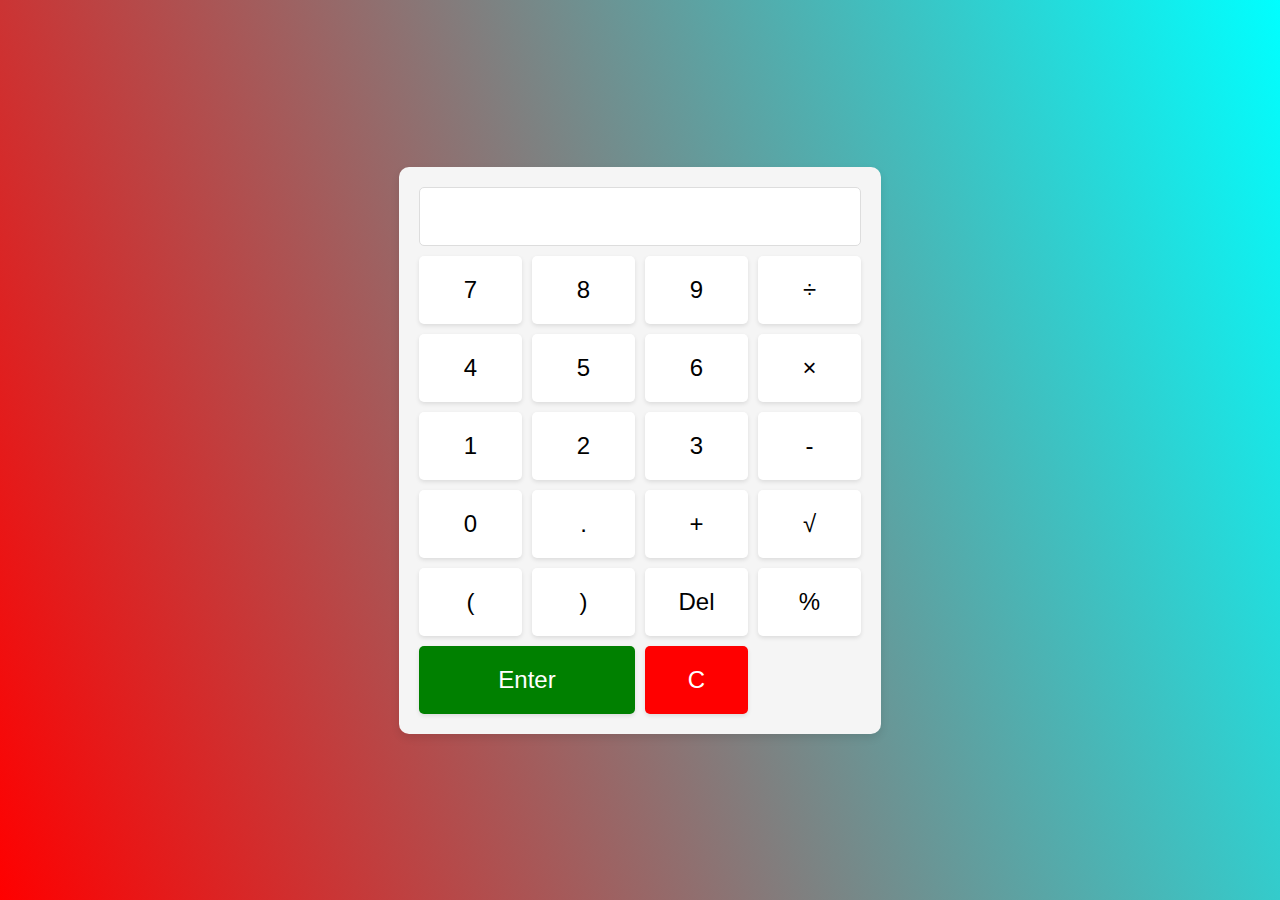
<file: Calculator/index.html>
<!DOCTYPE html>
<html lang="en">

<head>
    <meta charset="UTF-8">
    <meta name="viewport" content="width=device-width, initial-scale=1.0">
    <title>Calculator</title>
    <link rel="stylesheet" href="style.css">
</head>

<body>
    <div class="calculator">
        <input type="text" class="display" id="display" disabled />
        <div class="buttons">
            <button onclick="appendCharacter('7')">7</button>
            <button onclick="appendCharacter('8')">8</button>
            <button onclick="appendCharacter('9')">9</button>
            <button onclick="performOperation('/')">÷</button>
            <button onclick="appendCharacter('4')">4</button>
            <button onclick="appendCharacter('5')">5</button>
            <button onclick="appendCharacter('6')">6</button>
            <button onclick="performOperation('*')">×</button>
            <button onclick="appendCharacter('1')">1</button>
            <button onclick="appendCharacter('2')">2</button>
            <button onclick="appendCharacter('3')">3</button>
            <button onclick="performOperation('-')">-</button>
            <button onclick="appendCharacter('0')">0</button>
            <button onclick="appendCharacter('.')">.</button>
            <button onclick="performOperation('+')">+</button>
            <button onclick="calculateSquareRoot()">√</button>
            <button onclick="appendCharacter('(')">(</button>
            <button onclick="appendCharacter(')')">)</button>
            
            <button onclick="deleteLast()">Del</button>
            <button onclick="performOperation('%')">%</button>
            <button class="enter" onclick="calculate()">Enter</button>
            <button class="clear" onclick="clearDisplay()">C</button>
        </div>
    </div>
    <script src="script.js"></script>
</body>

</html>
</file>
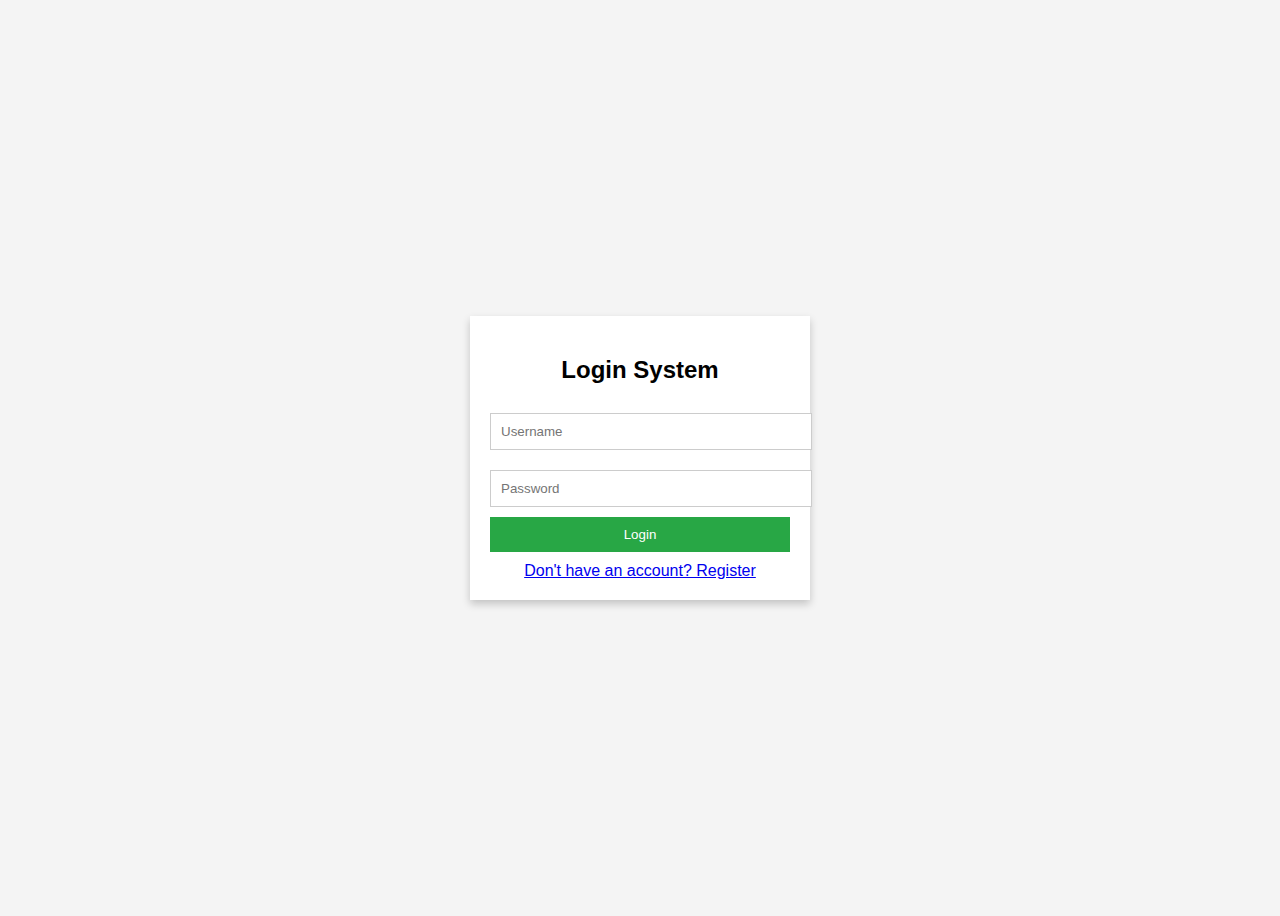
<file: Login Authentication/index.html>
<!DOCTYPE html>
<html lang="en">
<head>
    <meta charset="UTF-8">
    <meta name="viewport" content="width=device-width, initial-scale=1.0">
    <title>Login System</title>
    <link rel="stylesheet" href="style.css">
</head>
<body>

    <div class="container" id="auth">
        <h2>Login System</h2>
        <form id="loginForm">
            <input type="text" id="username" placeholder="Username" required>
            <input type="password" id="password" placeholder="Password" required>
            <button type="submit">Login</button>
        </form>
        <div class="link">
            <a href="#" id="showRegister">Don't have an account? Register</a>
        </div>
    </div>

    <div class="container" id="register" style="display: none;">
        <h2>Register</h2>
        <form id="registerForm">
            <input type="text" id="newUsername" placeholder="Username" required>
            <input type="password" id="newPassword" placeholder="Password" required>
            <button type="submit">Register</button>
        </form>
        <div class="link">
            <a href="#" id="showLogin">Already have an account? Login</a>
        </div>
    </div>

    <div class="container" id="welcome" style="display: none;">
        <h2>Welcome, <span id="welcomeUser"></span>!</h2>
        <button id="logoutBtn">Logout</button>
    </div>

    <script src="script.js"></script>

</body>
</html>
</file>
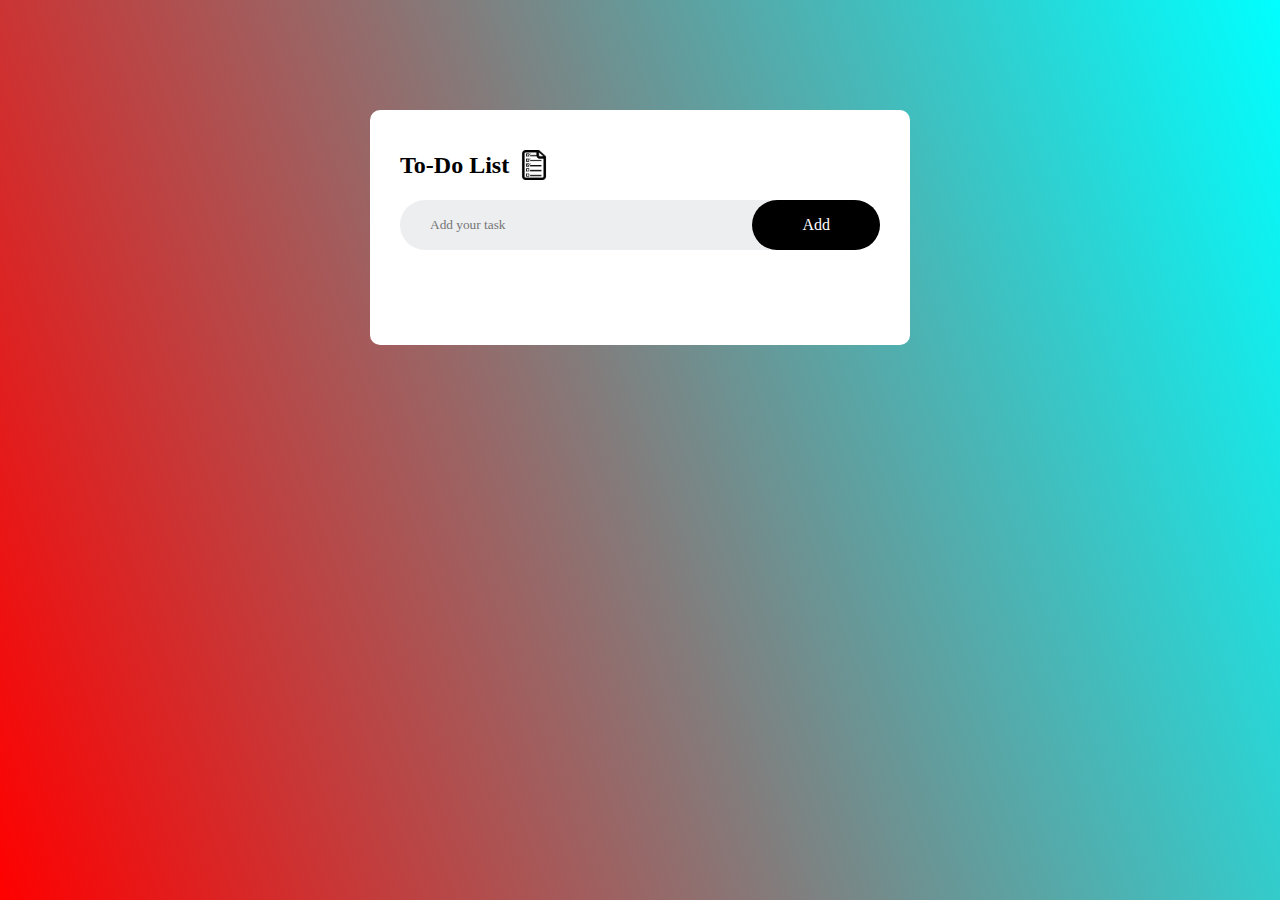
<file: To-Do List/index.html>
<!DOCTYPE html>
<html lang="en">
<head>
    <meta charset="UTF-8">
    <meta name="viewport" content="width=device-width, initial-scale=1.0">
    <title>To-Do List</title>
    <link rel="stylesheet" href="style.css">
</head>
<body>
    <div class="container">
        <div class="todo-app">
            <h2>To-Do List <img src="list-icon-1429.png"></h2>

            <div class="row">
                <input type="text" id="input-box" placeholder="Add your task">
                <button onclick="addTask()">Add</button>
            </div>
            
            <ul id="list-container">
                <!-- <li class="checked">Task 1</li>
                <li>Task 2</li>
                <li>Task 3</li> -->
            </ul>
        </div>
    </div>
    
    <script src="script.js"></script>
</body>
</html>
</file>
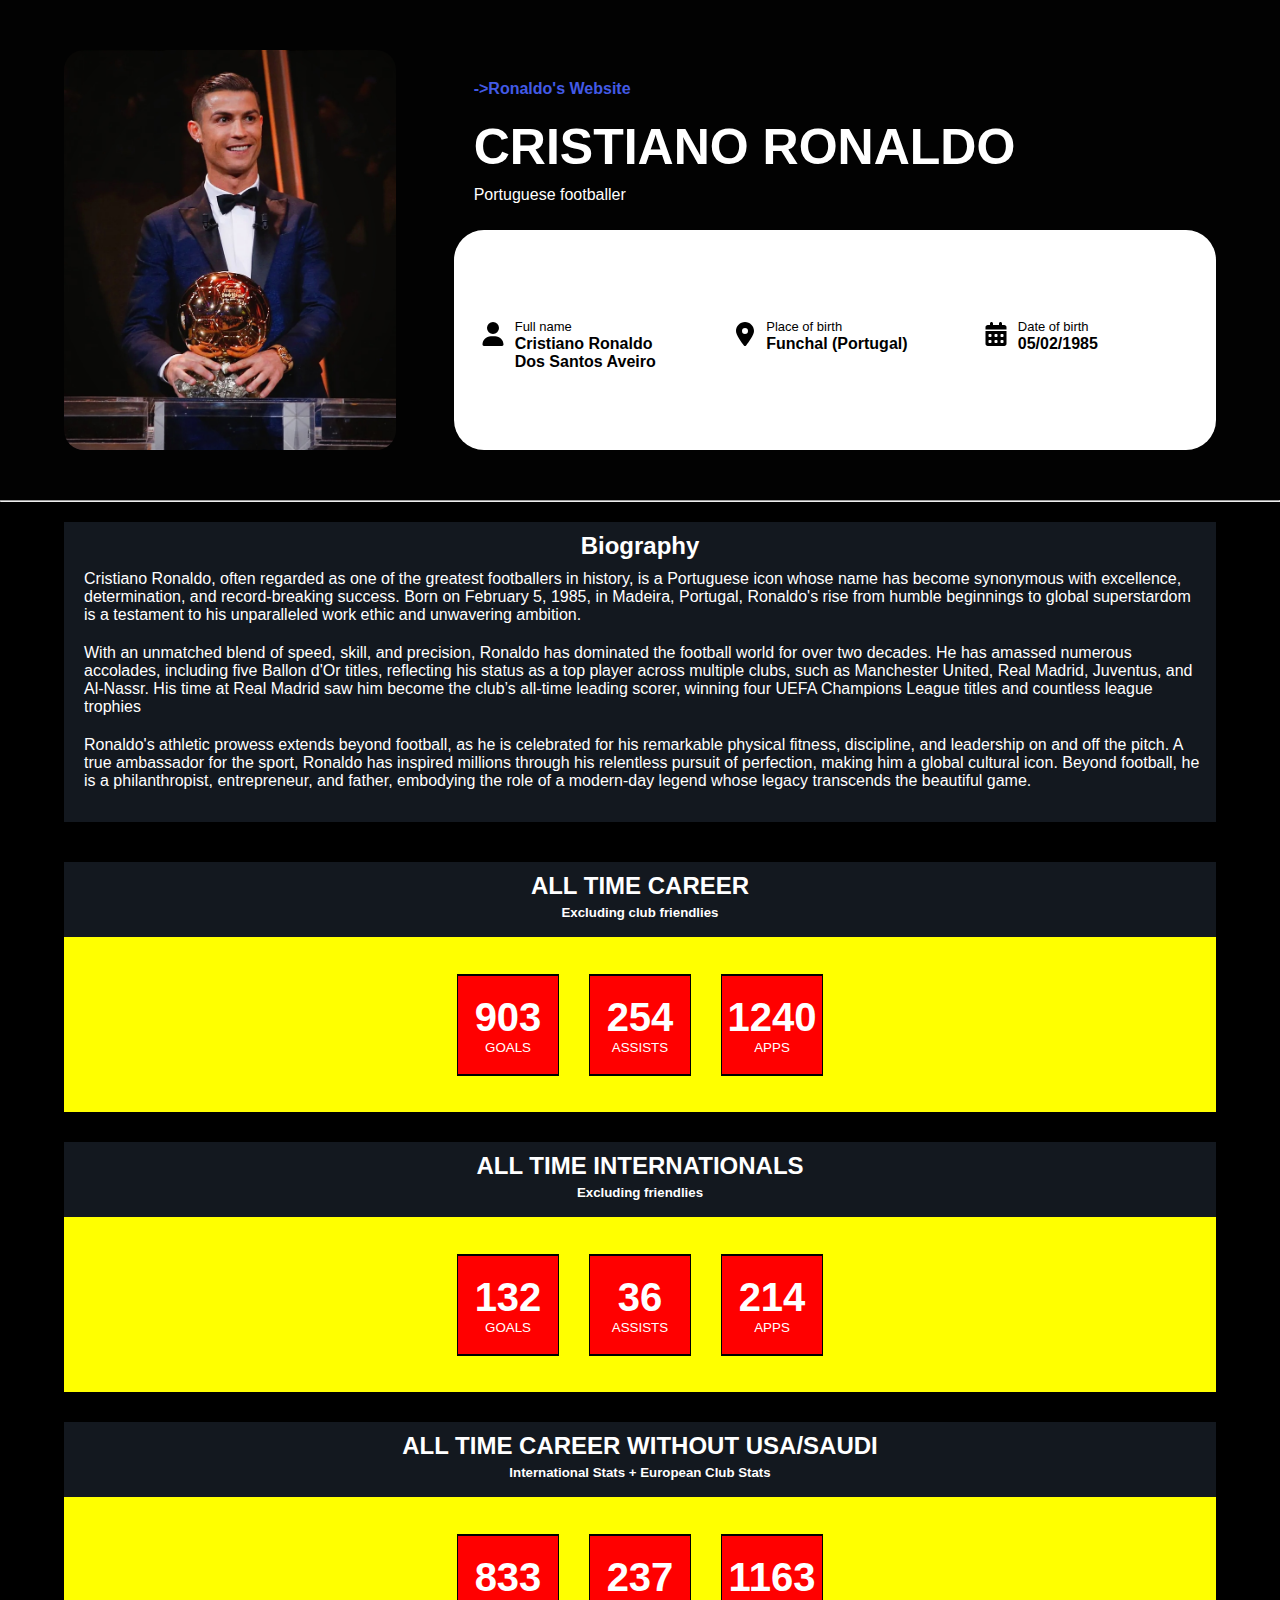
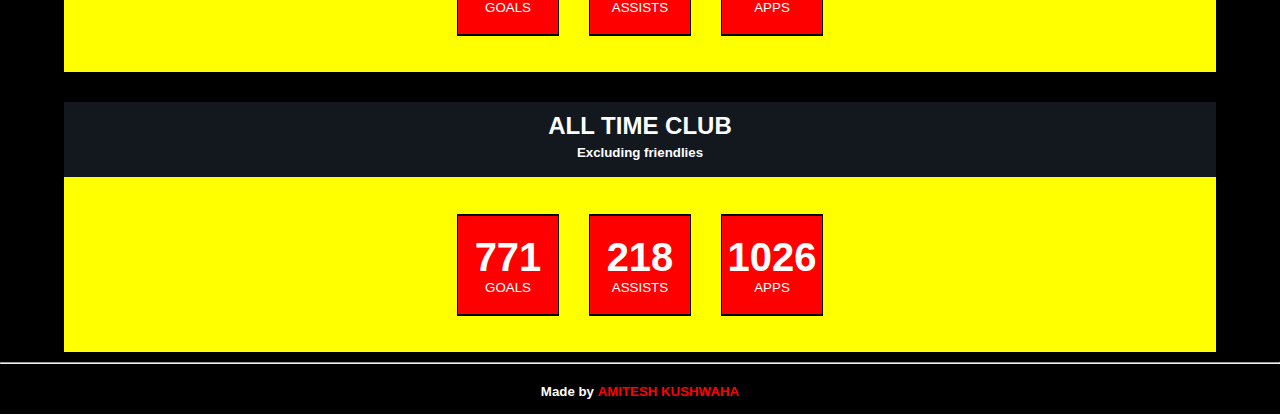
<file: Tribute Page/index.html>
<!DOCTYPE html>
<html lang="en">

<head>
    <meta charset="UTF-8">
    <meta name="viewport" content="width=device-width, initial-scale=1.0">
    <title>Cristiano Ronaldo - Tribute Page</title>
    <link rel="stylesheet" href="style.css">
</head>

<body>
    <header class="header">
        <div class="main-container">

            <div class="ronaldo-image">
                <img src="ronaldo.jpg" alt="ronaldo">
            </div>

            <div class="ronaldo-details">
                <div class="up">
                    <h4><a href="https://www.cristianoronaldo.com/">->Ronaldo's Website</a></h4>
                    <h2 id="name">CRISTIANO RONALDO</h2>
                    <p>Portuguese footballer</p>
                </div>

                <div class="down">
                    <div class="box">
                        <div class="left">
                            <svg xmlns="http://www.w3.org/2000/svg" viewBox="0 0 448 512">
                                <path
                                    d="M224 256A128 128 0 1 0 224 0a128 128 0 1 0 0 256zm-45.7 48C79.8 304 0 383.8 0 482.3C0 498.7 13.3 512 29.7 512l388.6 0c16.4 0 29.7-13.3 29.7-29.7C448 383.8 368.2 304 269.7 304l-91.4 0z" />
                            </svg>
                        </div>
                        <div class="right">
                            <div>
                                <small>Full name</small>
                                <br>
                                <b>Cristiano Ronaldo <br> Dos Santos Aveiro</b>
                            </div>
                        </div>
                    </div>

                    <div class="box">
                        <div class="left">
                            <svg xmlns="http://www.w3.org/2000/svg" viewBox="0 0 384 512">
                                <path
                                    d="M215.7 499.2C267 435 384 279.4 384 192C384 86 298 0 192 0S0 86 0 192c0 87.4 117 243 168.3 307.2c12.3 15.3 35.1 15.3 47.4 0zM192 128a64 64 0 1 1 0 128 64 64 0 1 1 0-128z" />
                            </svg>
                        </div>
                        <div class="right">
                            <div>
                                <small>Place of birth</small>
                                <br>
                                <b>Funchal (Portugal)</b>
                            </div>
                        </div>
                    </div>

                    <div class="box">
                        <div class="left">
                            <svg xmlns="http://www.w3.org/2000/svg" viewBox="0 0 448 512">
                                <path
                                    d="M128 0c17.7 0 32 14.3 32 32l0 32 128 0 0-32c0-17.7 14.3-32 32-32s32 14.3 32 32l0 32 48 0c26.5 0 48 21.5 48 48l0 48L0 160l0-48C0 85.5 21.5 64 48 64l48 0 0-32c0-17.7 14.3-32 32-32zM0 192l448 0 0 272c0 26.5-21.5 48-48 48L48 512c-26.5 0-48-21.5-48-48L0 192zm64 80l0 32c0 8.8 7.2 16 16 16l32 0c8.8 0 16-7.2 16-16l0-32c0-8.8-7.2-16-16-16l-32 0c-8.8 0-16 7.2-16 16zm128 0l0 32c0 8.8 7.2 16 16 16l32 0c8.8 0 16-7.2 16-16l0-32c0-8.8-7.2-16-16-16l-32 0c-8.8 0-16 7.2-16 16zm144-16c-8.8 0-16 7.2-16 16l0 32c0 8.8 7.2 16 16 16l32 0c8.8 0 16-7.2 16-16l0-32c0-8.8-7.2-16-16-16l-32 0zM64 400l0 32c0 8.8 7.2 16 16 16l32 0c8.8 0 16-7.2 16-16l0-32c0-8.8-7.2-16-16-16l-32 0c-8.8 0-16 7.2-16 16zm144-16c-8.8 0-16 7.2-16 16l0 32c0 8.8 7.2 16 16 16l32 0c8.8 0 16-7.2 16-16l0-32c0-8.8-7.2-16-16-16l-32 0zm112 16l0 32c0 8.8 7.2 16 16 16l32 0c8.8 0 16-7.2 16-16l0-32c0-8.8-7.2-16-16-16l-32 0c-8.8 0-16 7.2-16 16z" />
                            </svg>
                        </div>
                        <div class="right">
                            <div>
                                <small>Date of birth</small>
                                <br>
                                <b>05/02/1985</b>
                            </div>
                        </div>
                    </div>
                </div>
            </div>

        </div>
    </header>

    <hr>

    <div class="container">

        <div class="biography">
            <h2>Biography</h2>
            <p>Cristiano Ronaldo, often regarded as one of the greatest footballers in history, is a Portuguese icon whose name has become synonymous with excellence, determination, and record-breaking success. Born on February 5, 1985, in Madeira, Portugal, Ronaldo's rise from humble beginnings to global superstardom is a testament to his unparalleled work ethic and unwavering ambition.</p>
            
            <p>With an unmatched blend of speed, skill, and precision, Ronaldo has dominated the football world for over two decades. He has amassed numerous accolades, including five Ballon d'Or titles, reflecting his status as a top player across multiple clubs, such as Manchester United, Real Madrid, Juventus, and Al-Nassr. His time at Real Madrid saw him become the club’s all-time leading scorer, winning four UEFA Champions League titles and countless league trophies</p>
            
            <p>Ronaldo's athletic prowess extends beyond football, as he is celebrated for his remarkable physical fitness, discipline, and leadership on and off the pitch. A true ambassador for the sport, Ronaldo has inspired millions through his relentless pursuit of perfection, making him a global cultural icon. Beyond football, he is a philanthropist, entrepreneur, and father, embodying the role of a modern-day legend whose legacy transcends the beautiful game.</p>
        </div>

        <div class="child-container">
            <div class="details-1">
                <h2>ALL TIME CAREER</h2>
                <h5>Excluding club friendlies</h5>
            </div>
            <div class="details-2">
                <div class="stats">
                    <div>
                        <b>903</b>
                        <small>GOALS</small>
                    </div>
                </div>
                <div class="stats">
                    <div>
                        <b>254</b>
                        <small>ASSISTS</small>
                    </div>
                </div>
                <div class="stats">
                    <div>
                        <b>1240</b>
                        <small>APPS</small>
                    </div>
                    
                </div>
            </div>
        </div>

        <div class="child-container">
            <div class="details-1">
                <h2>ALL TIME INTERNATIONALS</h2>
                <h5>Excluding friendlies</h5>
            </div>
            <div class="details-2">
                <div class="stats">
                    <div>
                        <b>132</b>
                        <small>GOALS</small>
                    </div>
                </div>
                <div class="stats">
                    <div>
                        <b>36</b>
                        <small>ASSISTS</small>
                    </div>
                </div>
                <div class="stats">
                    <div>
                        <b>214</b>
                        <small>APPS</small>
                    </div>
                </div>
            </div>
        </div>
        
        <div class="child-container">
            <div class="details-1">
                <h2>ALL TIME CAREER WITHOUT USA/SAUDI</h2>
                <h5>International Stats + European Club Stats</h5>
            </div>
            <div class="details-2">
                <div class="stats">
                    <div>
                        <b>833</b>
                        <small>GOALS</small>
                    </div>
                </div>
                <div class="stats">
                    <div>
                        <b>237</b>
                        <small>ASSISTS</small>
                    </div>
                </div>
                <div class="stats">
                    <div>
                        <b>1163</b>
                        <small>APPS</small>
                    </div>
                </div>
            </div>
        </div>

        <div class="child-container">
            <div class="details-1">
                <h2>ALL TIME CLUB</h2>
                <h5>Excluding friendlies</h5>
            </div>
            <div class="details-2">
                <div class="stats">
                    <div>
                        <b>771</b>
                        <small>GOALS</small>
                    </div>
                </div>
                <div class="stats">
                    <div>
                        <b>218</b>
                        <small>ASSISTS</small>
                    </div>
                </div>
                <div class="stats">
                    <div>
                        <b>1026</b>
                        <small>APPS</small>
                    </div>
                </div>
            </div>
        </div>
    </div>

    <hr>

    <footer class="footer">
        <h5>Made by <b>AMITESH KUSHWAHA</b></h5>
    </footer>
</body>

</html>
</file>
<file: Calculator/style.css>
body {
    font-family: 'Arial', sans-serif;
    display: flex;
    justify-content: center;
    align-items: center;
    height: 100vh;
    background: linear-gradient(250deg, aqua, red);
    margin: 0;
}
.calculator {
    background-color: #f5f5f5;
    padding: 20px;
    border-radius: 10px;
    box-shadow: 0px 4px 8px rgba(0, 0, 0, 0.1);
}
.display {
    font-size: 2em;
    padding: 10px;
    width: 95%;
    text-align: right;
    background-color: #fff;
    border: 1px solid #ddd;
    border-radius: 5px;
    margin-bottom: 10px;
}
.buttons {
    display: grid;
    grid-template-columns: repeat(4, 1fr);
    gap: 10px;
}
button {
    padding: 20px;
    font-size: 1.5em;
    border: none;
    background-color: #fff;
    border-radius: 5px;
    box-shadow: 0px 2px 4px rgba(0, 0, 0, 0.1);
    cursor: pointer;
}
button:active {
    background-color: #ddd;
}
.enter {
    grid-column: span 2;
    background-color: green;
    color: white;
}
.clear {
    background-color: red;
    color: white;
}
</file>
<file: Login Authentication/style.css>
body {
    font-family: Arial, sans-serif;
    background-color: #f4f4f4;
    display: flex;
    justify-content: center;
    align-items: center;
    height: 100vh;
}
.container {
    background-color: white;
    padding: 20px;
    box-shadow: 0 4px 8px rgba(0, 0, 0, 0.2);
    width: 300px;
    text-align: center;
}
input {
    width: 100%;
    padding: 10px;
    margin: 10px 0;
    border: 1px solid #ccc;
}
button {
    width: 100%;
    padding: 10px;
    background-color: #28a745;
    color: white;
    border: none;
    cursor: pointer;
}
button:hover {
    background-color: #218838;
}
.link {
    margin-top: 10px;
}
</file>
<file: To-Do List/style.css>
*{
    margin: 0;
    padding: 0;
    font-family: 'Poppins', 'sans-serif';
    box-sizing: border-box;
}

.container{
    width: 100%;
    min-height: 100vh;
    background: linear-gradient(250deg, aqua, red);
    padding: 10px;
}

.todo-app{
    width: 100%;
    max-width: 540px;
    background-color: #fff;
    margin: 100px auto 20px;
    padding: 40px 30px 70px;
    border-radius: 10px;
}
.todo-app h2{
    color: black;
    display: flex;
    align-items: center;
    margin-bottom: 20px;
}
.todo-app h2 img{
    width: 30px;
    margin-left: 10px;
}

.row{
    display: flex;
    align-items: center;
    justify-content: space-between;
    background: #edeef0;
    border-radius: 30px;
    padding-left: 20px;
    margin-bottom: 25px;
}
input{
    flex: 1;
    border: none;
    outline: none;
    background-color: transparent;
    padding: 10px;
}
button{
    border: none;
    outline: none;
    padding: 16px 50px;
    background-color: black;
    color: #fff;
    font-size: 16px;
    cursor: pointer;
    border-radius: 40px;
}

ul li{
    list-style: none;
    font-size: 17px;
    padding: 12px 8px 12px 50px;
    user-select: none;
    cursor: pointer;
    position: relative;
}
ul li::before{
    content: '';
    position: absolute;
    height: 28px;
    width: 28px;
    border-radius: 50%;
    background-image: url(radio-button-unchecked.png);
    background-size: cover;
    background-position: center;
    top: 12px;
    left: 8px;
}
ul li.checked{
    color: #555;
    text-decoration: line-through;
}
ul li.checked::before{
    background-image: url(check-box-unchecked-1-16.png);
}
ul li span{
    position: absolute;
    right: 0;
    top: 5px;
    width: 40px;
    height: 40px;
    font-size: 22px;
    color: #555;
    line-height: 40px;
    text-align: center;
    border-radius: 50%;
}
ul li span:hover{
    background-color: #edeef0;
}
</file>
<file: Tribute Page/style.css>
* {
    margin: 0;
    padding: 0;
    font-family: Arial, Helvetica, sans-serif;
    color: white;
}

.header {
    height: 500px;
    width: 100%;
    background-color: rgb(2, 2, 2);
    /* border: 1px solid black; */
    display: flex;
    flex-direction: row;
    justify-content: center;
    align-items: center;
}

.main-container {
    height: 80%;
    width: 90%;
    /* background-color: white; */
    display: flex;
    flex-direction: row;
    gap: 5%;
}

.ronaldo-image {
    height: 100%;
    width: auto;
    /* background-color: yellow; */
}

.ronaldo-image img {
    height: 100%;
    width: auto;
    border-radius: 20px;
}

.ronaldo-details {
    height: 100%;
    width: 100%;
    /* background-color: burlywood; */
    display: flex;
    flex-direction: column;
    gap: 10%;
}

.up {
    height: 35%;
    width: 100%;
    padding-left: 20px;
    /* background-color: aqua; */
}

.up h4 {
    margin-top: 30px;
}

.up h4 a {
    text-decoration: none;
    color: rgb(66, 90, 230);
}

#name {
    margin: 20px 0px 10px 0px;
    font-size: 50px;
}

.down {
    height: 55%;
    width: 100%;
    background-color: white;
    border-radius: 30px;
    display: flex;
    justify-content: center;
    align-items: center;
    gap: 3%;
}

.box {
    width: 30%;
    height: 80%;
    /* background-color: white; */
    display: flex;
    flex-direction: row;
}

.left {
    height: 100%;
    width: 20%;
    /* background-color:whitesmoke; */
}

.right {
    height: 100%;
    width: 80%;
    /* background-color:cadetblue; */
}

svg {
    height: 24px;
    width: 24px;
    margin-left: 12px;
    margin-top: 70px;
}

.right div {
    margin-top: 65px;
}

.right small {
    font-size: 13px;
    color: black;
}

.right div b {
    color: black;
}

.container {
    width: 100%;
    background-color: black;
    position: relative;
    display: flex;
    flex-direction: column;
    /* justify-content: center; */
    align-items: center;
}

.child-container{
    height: 250px;
    width: 90%;
    margin-top: 20px;
    margin-top: 20px;
    margin-bottom: 10px;
    background-color: #13181F;
}

.biography {
    height: 300px;
    width: 90%;
    margin-top: 20px;
    margin-bottom: 20px; 
    background-color: #13181F; 
}
.biography h2{
    margin-top: 10px;
    margin-bottom: 10px;
    text-align: center;
}
.biography p{
    margin-left: 20px;
    margin-right: 10px;
    margin-bottom: 20px;
    text-align: left;
}


.details-1{
    height: 30%;
    width: 100%;
}
.details-1 h2{
    padding-top: 10px;
    text-align: center;
}
.details-1 h5{
    text-align: center;
    margin-top: 5px;
}

.details-2{
    height: 70%;
    width: 100%;
    background-color: yellow;
    display: flex;
    flex-direction: row;
    justify-content: center;
    align-items: center;
    gap: 30px;
}
.details-2 div{
    height: 100px;
    width: 100px;
    border: 1px solid black;
    background-color: red;
    display: flex;
    flex-direction: column;
    justify-content: center;
    align-items: center;
}

.stats div b{
    font-size: 40px;
}

.footer{
    height: 50px;
    width: 100%;
    background-color: black;
}
.footer h5{
    padding-top: 20px;
    padding-bottom: 20px;
    color: white;
    text-align: center;
}
.footer h5 b{
    color: red;
}
</file>
